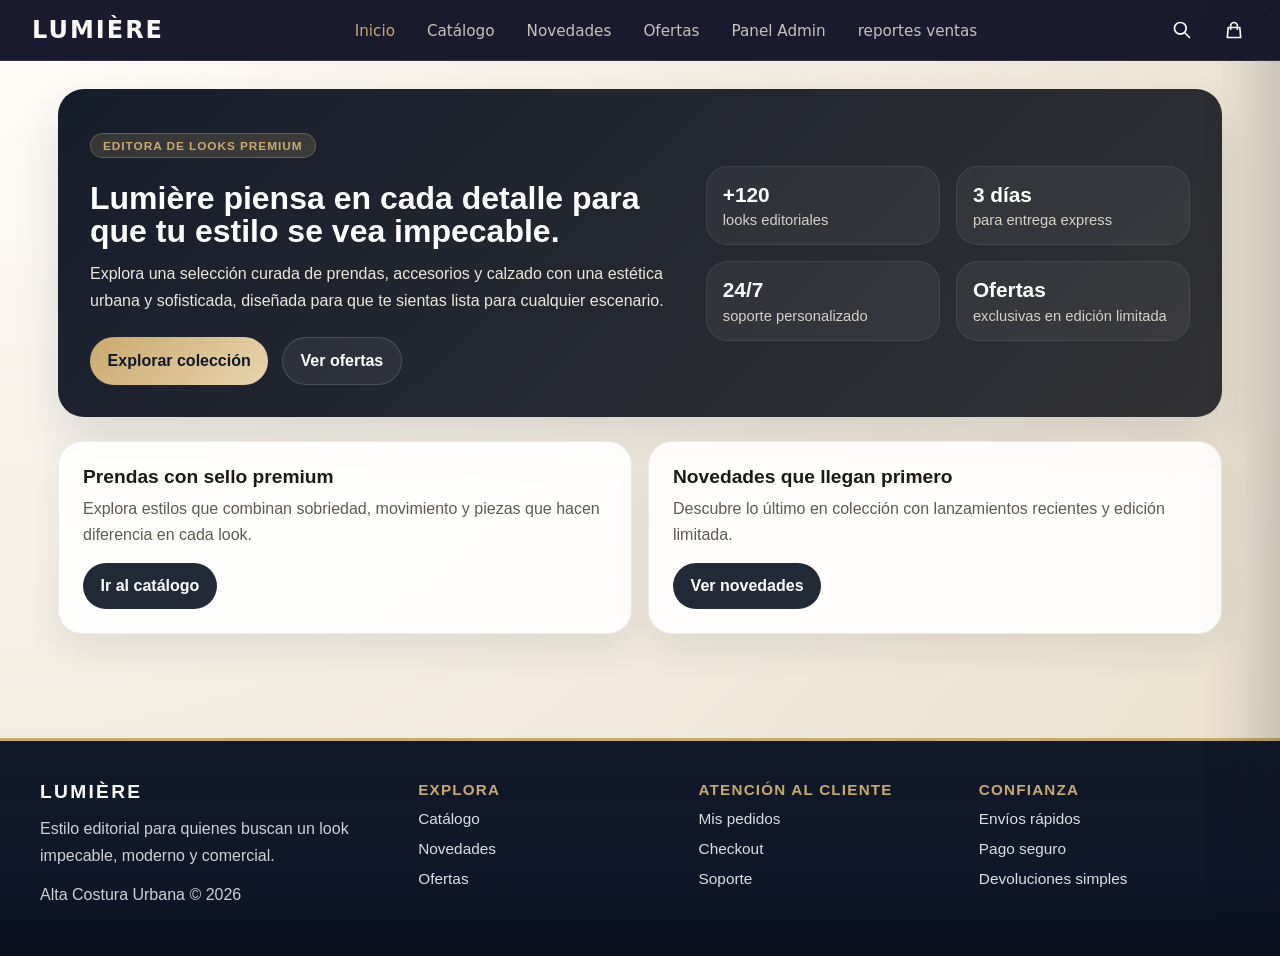
<file: index.html>
<!DOCTYPE html>
<html lang="es">
<head>
  <meta charset="UTF-8">
  <meta name="viewport" content="width=device-width, initial-scale=1.0">
  <title>LUMIÈRE — E-Commerce Premium</title>
  <link rel="stylesheet" href="./assets/css/main.css" />
</head>
<body>

  <lumiere-navbar></lumiere-navbar>

  <main id="app"></main>

  <div id="cart-modal-backdrop" class="cart-modal-backdrop"></div>
  <aside id="cart-modal" class="cart-modal" aria-hidden="true">
    <div class="cart-modal-header">
      <div>
        <h2>Tu bolsa</h2>
        <p>Vista rápida de lo que ya elegiste</p>
      </div>
      <button id="cart-close" class="btn-secondary" type="button">Cerrar</button>
    </div>
    <div id="cart-items" class="cart-modal-body"></div>
    <div class="cart-modal-footer">
      <div id="cart-summary" class="cart-summary"></div>
      <div class="cart-total-row">
        <strong>Total</strong>
        <strong id="cart-total" class="cart-total">$0</strong>
      </div>
      <div class="cart-total-row">
        <span>Ahorro</span>
        <span id="cart-savings">$0</span>
      </div>
      <button id="cart-checkout" class="btn-primary" type="button" style="width:100%; margin-top:0.75rem;">Ir a checkout</button>
    </div>
  </aside>

  <footer class="site-footer">
    <div class="footer-shell">
      <div class="footer-brand-block">
        <p class="footer-brand">LUMIÈRE</p>
        <p class="footer-tagline">Estilo editorial para quienes buscan un look impecable, moderno y comercial.</p>
        <p class="footer-copy">Alta Costura Urbana &copy; 2026</p>
      </div>

      <div class="footer-links-block">
        <h2>Explora</h2>
        <a href="#/catalog" data-route="/catalog">Catálogo</a>
        <a href="#/catalog?sort=newest" data-route="/catalog?sort=newest">Novedades</a>
        <a href="#/catalog?onSale=true" data-route="/catalog?onSale=true">Ofertas</a>
      </div>

      <div class="footer-links-block">
        <h2>Atención al cliente</h2>
        <a href="#/orders" data-route="/orders">Mis pedidos</a>
        <a href="#/checkout" data-route="/checkout">Checkout</a>
        <a href="#/">Soporte</a>
      </div>

      <div class="footer-links-block">
        <h2>Confianza</h2>
        <span>Envíos rápidos</span>
        <span>Pago seguro</span>
        <span>Devoluciones simples</span>
      </div>
    </div>
  </footer>

  <script type="module" src="./assets/js/app/app.js"></script>
</body>
</html>
</file>
<file: assets/css/main.css>
:root {
  --bg: #f7f3eb;
  --surface: rgba(255,255,255,0.96);
  --surface-soft: #fffdf9;
  --text: #1c1917;
  --muted: #5f5a52;
  --primary: #111827;
  --accent: #c9a96e;
  --accent-soft: #f0e0c4;
  --border: rgba(17, 24, 39, 0.08);
  --shadow: 0 24px 48px rgba(17, 24, 39, 0.12);
  --radius: 26px;
}

* {
  box-sizing: border-box;
}

body {
  margin: 0;
  min-height: 100vh;
  font-family: "Inter", "Segoe UI", sans-serif;
  color: var(--text);
  background:
    radial-gradient(circle at top left, #fffdf9, #f4ede2 45%, #eadfca 100%);
}

body.modal-open {
  overflow: hidden;
}

button,
input,
select {
  font: inherit;
}

#app {
  max-width: 1200px;
  margin: 0 auto;
  padding: 28px 18px 72px;
}

.page-shell {
  display: grid;
  gap: 1.5rem;
}

.hero-panel {
  display: grid;
  grid-template-columns: 1.1fr 0.9fr;
  gap: 1.5rem;
  align-items: center;
  padding: 2rem;
  border-radius: var(--radius);
  background: linear-gradient(135deg, rgba(17, 24, 39, 0.98), rgba(24, 25, 30, 0.88));
  color: #fff;
  box-shadow: var(--shadow);
}

.hero-tag {
  display: inline-flex;
  align-items: center;
  padding: 0.3rem 0.75rem;
  border-radius: 999px;
  background: rgba(201, 169, 110, 0.18);
  color: var(--accent);
  border: 1px solid rgba(201, 169, 110, 0.32);
  text-transform: uppercase;
  letter-spacing: 0.08em;
  font-size: 0.74rem;
  font-weight: 800;
}

.hero-title {
  margin: 0.75rem 0 0.8rem;
  font-size: clamp(2rem, 2.4vw, 2.5rem);
  line-height: 1.02;
}

.hero-copy {
  margin: 0;
  max-width: 40rem;
  line-height: 1.7;
  color: rgba(255, 248, 236, 0.92);
}

.hero-actions {
  display: flex;
  gap: 0.85rem;
  flex-wrap: wrap;
  margin-top: 1.4rem;
}

.btn-primary,
.btn-secondary,
.btn-ghost,
.btn-small {
  border: none;
  border-radius: 999px;
  font-weight: 800;
  cursor: pointer;
  transition: transform 0.2s ease, opacity 0.2s ease, background 0.2s ease;
}

.btn-primary:disabled,
.btn-small:disabled {
  cursor: not-allowed;
  opacity: 0.55;
  transform: none;
}

.btn-primary,
.btn-small.btn-add {
  background: linear-gradient(135deg, var(--accent), #e9d4af);
  color: var(--primary);
}

.btn-secondary,
.btn-small.btn-detail {
  background: rgba(255, 255, 255, 0.06);
  color: #fff;
  border: 1px solid rgba(255, 255, 255, 0.14);
}

.btn-ghost {
  background: rgba(17, 24, 39, 0.92);
  color: #fff;
  padding: 0.85rem 1.1rem;
}

.btn-primary,
.btn-secondary,
.btn-small {
  padding: 0.88rem 1.1rem;
}

.btn-primary:hover,
.btn-secondary:hover,
.btn-ghost:hover,
.btn-small:hover {
  transform: translateY(-1px);
}

.hero-stat-grid {
  display: grid;
  grid-template-columns: repeat(2, minmax(0, 1fr));
  gap: 1rem;
}

.stat-card {
  padding: 1rem;
  border-radius: 22px;
  background: rgba(255, 255, 255, 0.05);
  border: 1px solid rgba(255, 255, 255, 0.08);
}

.stat-card strong,
.stat-card span {
  display: block;
}

.stat-card strong {
  font-size: 1.3rem;
  margin-bottom: 0.35rem;
}

.stat-card span {
  color: rgba(255, 248, 236, 0.8);
  font-size: 0.92rem;
}

.featured-grid {
  display: grid;
  grid-template-columns: repeat(2, minmax(0, 1fr));
  gap: 1rem;
}

.promo-card {
  padding: 1.5rem;
  border-radius: 24px;
  background: rgba(255, 255, 255, 0.9);
  border: 1px solid var(--border);
  box-shadow: 0 16px 34px rgba(17, 24, 39, 0.08);
}

.promo-card h2 {
  margin: 0 0 0.5rem;
  font-size: 1.2rem;
}

.promo-card p {
  margin: 0 0 1rem;
  color: var(--muted);
  line-height: 1.6;
}

.catalog-header {
  display: flex;
  justify-content: space-between;
  align-items: end;
  gap: 1rem;
  flex-wrap: wrap;
  margin-bottom: 0.75rem;
}

.catalog-header h1 {
  margin: 0.7rem 0 0.3rem;
  font-size: 2rem;
}

.catalog-header p {
  margin: 0;
  color: var(--muted);
}

.catalog-controls {
  display: grid;
  grid-template-columns: 1.1fr 0.85fr 0.85fr;
  gap: 1rem;
  padding: 1rem;
  border-radius: 24px;
  border: 1px solid var(--border);
  background: rgba(255, 255, 255, 0.88);
  box-shadow: 0 16px 32px rgba(17, 24, 39, 0.06);
}

.search-box,
.control-group {
  display: flex;
  flex-direction: column;
  gap: 0.4rem;
}

.search-box span,
.control-group span {
  font-size: 0.92rem;
  font-weight: 700;
  color: var(--muted);
}

.search-box input,
.control-group select {
  width: 100%;
  padding: 0.85rem 0.95rem;
  border-radius: 16px;
  border: 1px solid var(--border);
  background: #fff;
  color: var(--text);
}

.filter-chips {
  display: flex;
  flex-wrap: wrap;
  gap: 0.75rem;
  margin: 1rem 0 0.4rem;
}

.filter-chip {
  border: 1px solid var(--border);
  background: rgba(255, 255, 255, 0.95);
  color: var(--muted);
  padding: 0.72rem 1rem;
  border-radius: 999px;
  font-weight: 800;
  cursor: pointer;
}

.filter-chip.active {
  background: var(--primary);
  color: #fff;
  border-color: var(--primary);
}

.product-grid {
  display: grid;
  grid-template-columns: repeat(auto-fit, minmax(250px, 1fr));
  gap: 1rem;
  margin-top: 1.2rem;
}

.product-card {
  display: flex;
  flex-direction: column;
  gap: 0.85rem;
  padding: 1rem;
  border-radius: 24px;
  background: rgba(255, 255, 255, 0.94);
  border: 1px solid var(--border);
  box-shadow: 0 18px 36px rgba(17, 24, 39, 0.08);
}

.product-card-media {
  position: relative;
  aspect-ratio: 4 / 5;
  overflow: hidden;
  border-radius: 18px;
  background: #f4efe5;
}

.product-card-media img {
  width: 100%;
  height: 100%;
  object-fit: cover;
}

.product-badges {
  position: absolute;
  top: 12px;
  left: 12px;
  display: flex;
  flex-wrap: wrap;
  gap: 0.45rem;
}

.product-card.product-sold-out {
  opacity: 0.9;
}

.product-card.product-sold-out .product-card-media::after {
  content: "AGOTADO";
  position: absolute;
  inset: 0;
  display: flex;
  align-items: center;
  justify-content: center;
  background: rgba(0, 0, 0, 0.35);
  color: #fff;
  font-size: 1.1rem;
  font-weight: 800;
  letter-spacing: 0.12em;
  text-transform: uppercase;
}

.badge {
  border-radius: 999px;
  padding: 0.3rem 0.65rem;
  font-size: 0.72rem;
  font-weight: 800;
  text-transform: uppercase;
}

.badge-sale {
  background: #111827;
  color: #fff;
}

.badge-new {
  background: #fff7dd;
  color: #7b5200;
}

.badge-out {
  background: #c0392b;
  color: #fff;
}

.product-meta {
  display: flex;
  justify-content: space-between;
  gap: 0.75rem;
  color: var(--muted);
  font-size: 0.88rem;
  margin: 0;
}

.product-card h3 {
  margin: 0;
  font-size: 1.08rem;
}

.product-description {
  margin: 0;
  color: var(--muted);
  line-height: 1.6;
  min-height: 3.2rem;
}

.product-prices {
  display: flex;
  gap: 0.8rem;
  align-items: baseline;
  flex-wrap: wrap;
}

.price-current {
  font-size: 1.12rem;
  font-weight: 900;
}

.price-compare {
  color: var(--muted);
  text-decoration: line-through;
}

.product-card-actions {
  display: flex;
  gap: 0.7rem;
  margin-top: auto;
  flex-wrap: wrap;
}

.btn-small {
  padding: 0.8rem 1rem;
}

.empty-state {
  padding: 2rem;
  text-align: center;
  border-radius: 24px;
  background: rgba(255, 255, 255, 0.9);
  border: 1px solid var(--border);
}

.detail-layout {
  display: grid;
  grid-template-columns: 1fr 1fr;
  gap: 1.5rem;
  padding: 1.5rem;
  border-radius: 28px;
  background: rgba(255, 255, 255, 0.92);
  box-shadow: var(--shadow);
}

.detail-main-image {
  aspect-ratio: 4 / 5;
  border-radius: 24px;
  overflow: hidden;
  background: #f1e9db;
}

.detail-main-image img {
  width: 100%;
  height: 100%;
  object-fit: cover;
}

.detail-info {
  display: flex;
  flex-direction: column;
  gap: 1rem;
}

.detail-eyebrow {
  display: flex;
  flex-wrap: wrap;
  gap: 0.6rem;
}

.detail-title {
  margin: 0;
  font-size: 2rem;
}

.detail-description {
  margin: 0;
  color: var(--muted);
  line-height: 1.76;
}

.detail-price-row {
  display: flex;
  align-items: baseline;
  gap: 0.9rem;
}

.detail-meta-grid {
  display: grid;
  grid-template-columns: repeat(2, minmax(0, 1fr));
  gap: 0.85rem;
}

.meta-pill {
  padding: 1rem;
  border-radius: 18px;
  background: #f7f2ea;
  border: 1px solid var(--border);
}

.meta-pill strong,
.meta-pill p {
  display: block;
  margin: 0;
}

.meta-pill p {
  margin-top: 0.35rem;
  color: var(--muted);
}

.size-selector {
  display: flex;
  flex-wrap: wrap;
  gap: 0.7rem;
}

.size-btn {
  padding: 0.8rem 1rem;
  border-radius: 999px;
  border: 1px solid var(--border);
  background: #fff;
  cursor: pointer;
  font-weight: 800;
}

.size-btn.active {
  background: var(--primary);
  color: #fff;
  border-color: var(--primary);
}

.detail-actions {
  display: flex;
  gap: 0.8rem;
  flex-wrap: wrap;
  margin-top: auto;
}

.checkout-page {
  display: grid;
  gap: 1.5rem;
}

.checkout-header {
  padding-bottom: 0.15rem;
}

.checkout-title {
  margin: 0;
  font-size: clamp(2rem, 2.4vw, 2.6rem);
}

.checkout-subtitle {
  margin: 0.8rem 0 0;
  max-width: 46rem;
  color: var(--muted);
  line-height: 1.8;
}

.checkout-container {
  display: grid;
  grid-template-columns: minmax(0, 1.4fr) minmax(320px, 0.9fr);
  gap: 1.5rem;
  align-items: start;
}

.checkout-form-wrapper,
.checkout-summary {
  padding: 1.6rem;
  border-radius: 28px;
  background: rgba(255, 255, 255, 0.94);
  border: 1px solid var(--border);
  box-shadow: 0 18px 38px rgba(17, 24, 39, 0.07);
}

.checkout-form {
  display: grid;
  gap: 1.4rem;
}

.form-section {
  display: grid;
  gap: 1rem;
  padding: 1.3rem;
  border-radius: 24px;
  border: 1px solid var(--border);
  background: #fff;
}

.section-legend {
  font-size: 1rem;
  font-weight: 900;
  color: var(--text);
}

.form-group-inline {
  display: grid;
  grid-template-columns: repeat(2, minmax(0, 1fr));
  gap: 1rem;
}

.form-group {
  display: grid;
  gap: 0.45rem;
}

.form-group label {
  font-weight: 700;
  color: var(--text);
}

.form-group input {
  width: 100%;
  padding: 1rem 1.1rem;
  border-radius: 16px;
  border: 1px solid var(--border);
  background: #fff;
  color: var(--text);
}

.payment-methods {
  display: grid;
  gap: 1rem;
}

.method-option {
  display: flex;
  align-items: center;
  gap: 1rem;
  padding: 1rem 1.1rem;
  border-radius: 20px;
  border: 1px solid var(--border);
  background: #f7f3ef;
  cursor: pointer;
  transition: transform 0.2s ease, border-color 0.2s ease, background 0.2s ease;
}

.method-option:hover {
  transform: translateY(-1px);
  border-color: rgba(201, 169, 110, 0.6);
}

.method-option input {
  accent-color: var(--accent);
  width: auto;
}

.method-box {
  display: flex;
  align-items: center;
  gap: 0.85rem;
}

.method-title {
  margin: 0;
  font-weight: 800;
  color: var(--text);
}

.form-actions {
  margin-top: 0.75rem;
}

.checkout-summary {
  position: sticky;
  top: 96px;
  min-height: fit-content;
}

.summary-title {
  margin: 0 0 1rem;
  font-size: 1.2rem;
  font-weight: 900;
}

.summary-items-list {
  display: grid;
  gap: 1rem;
}

.summary-divider {
  height: 1px;
  margin: 1.2rem 0;
  background: var(--border);
  border: none;
}

.summary-totals {
  display: grid;
  gap: 0.9rem;
}

.total-row {
  display: flex;
  justify-content: space-between;
  align-items: center;
  gap: 0.75rem;
  color: var(--text);
}

.total-main {
  font-size: 1.05rem;
  font-weight: 900;
}

.checkout-summary .free-badge {
  display: inline-flex;
  align-items: center;
  padding: 0.35rem 0.75rem;
  border-radius: 999px;
  background: rgba(201, 169, 110, 0.14);
  color: var(--accent);
  font-weight: 700;
}

@media (max-width: 960px) {
  .checkout-container {
    grid-template-columns: 1fr;
  }

  .form-group-inline {
    grid-template-columns: 1fr;
  }

  .checkout-summary {
    position: static;
  }
}

.cart-modal-backdrop {
  position: fixed;
  inset: 0;
  background: rgba(17, 24, 39, 0.55);
  opacity: 0;
  pointer-events: none;
  transition: opacity 0.2s ease;
  z-index: 1000;
}

.cart-modal-backdrop.open {
  opacity: 1;
  pointer-events: auto;
}

.cart-modal {
  position: fixed;
  top: 0;
  right: 0;
  bottom: 0;
  width: min(420px, 92vw);
  background: #fff;
  box-shadow: -24px 0 50px rgba(17, 24, 39, 0.18);
  transform: translateX(100%);
  transition: transform 0.25s ease;
  z-index: 1001;
  display: flex;
  flex-direction: column;
}

.cart-modal.open {
  transform: translateX(0);
}

.cart-modal-header,
.cart-modal-footer {
  padding: 1rem 1.2rem;
  border-bottom: 1px solid var(--border);
}

.cart-modal-footer {
  border-top: 1px solid var(--border);
  border-bottom: none;
}

.cart-modal-header {
  display: flex;
  justify-content: space-between;
  align-items: center;
}

.cart-modal-header h2,
.cart-modal-header p {
  margin: 0;
}

.cart-modal-header p {
  margin-top: 0.35rem;
  color: var(--muted);
}

.cart-modal-body {
  padding: 1rem 1.2rem;
  overflow: auto;
  flex: 1;
}

.cart-item {
  display: grid;
  grid-template-columns: 72px 1fr auto;
  gap: 0.8rem;
  padding: 0.85rem 0;
  border-bottom: 1px solid var(--border);
}

.cart-item:last-child {
  border-bottom: none;
}

.cart-item img {
  width: 72px;
  height: 72px;
  object-fit: cover;
  border-radius: 16px;
}

.cart-item h4,
.cart-item p {
  margin: 0;
}

.cart-item h4 {
  font-size: 0.98rem;
}

.cart-item p {
  color: var(--muted);
  font-size: 0.9rem;
  margin-top: 0.2rem;
}

.cart-total-row {
  display: flex;
  justify-content: space-between;
  gap: 1rem;
  margin-bottom: 0.7rem;
}

.cart-total-row:last-child {
  margin-bottom: 0;
}

.cart-summary strong,
.cart-total {
  font-size: 1.1rem;
}

.empty-cart {
  text-align: center;
  color: var(--muted);
  padding: 1rem 0;
}

.site-footer {
  margin-top: 2rem;
  padding: 2.5rem 1rem 3rem;
  background: linear-gradient(180deg, #111827, #0f172a 60%, #090f1d);
  color: #f8fafc;
  border-top: 3px solid var(--accent);
}

.footer-shell {
  max-width: 1200px;
  margin: 0 auto;
  display: grid;
  grid-template-columns: 1.1fr 0.8fr 0.8fr 0.8fr;
  gap: 1.2rem;
}

.footer-brand-block,
.footer-links-block {
  display: flex;
  flex-direction: column;
  gap: 0.75rem;
}

.footer-brand {
  margin: 0;
  font-size: 1.2rem;
  font-weight: 900;
  letter-spacing: 0.12em;
  text-transform: uppercase;
  color: #fff;
}

.footer-tagline,
.footer-copy {
  margin: 0;
  color: rgba(248, 250, 252, 0.82);
  line-height: 1.7;
}

.footer-links-block h2 {
  margin: 0;
  font-size: 0.95rem;
  text-transform: uppercase;
  letter-spacing: 0.08em;
  color: var(--accent);
}

.footer-links-block a,
.footer-links-block span {
  color: rgba(248, 250, 252, 0.88);
  text-decoration: none;
  font-size: 0.96rem;
}

.footer-links-block a:hover {
  color: #fff;
}

.cart-item-actions {
  display: flex;
  flex-direction: column;
  align-items: flex-end;
  gap: 0.6rem;
}

.remove-item-btn {
  border: 0;
  border-radius: 999px;
  padding: 0.55rem 0.85rem;
  background: #fef2f2;
  color: #991b1b;
  font-weight: 800;
  cursor: pointer;
}

.admin-page {
  display: flex;
  flex-direction: column;
  gap: 1.5rem;
}

.admin-page-header {
  display: flex;
  justify-content: space-between;
  align-items: end;
  gap: 1rem;
  flex-wrap: wrap;
  padding: 1.4rem 1.5rem;
  border-radius: 28px;
  background: linear-gradient(135deg, rgba(17, 24, 39, 0.98), rgba(24, 25, 30, 0.88));
  color: #fff;
  box-shadow: var(--shadow);
}

.admin-page-header h1 {
  margin: 0.75rem 0 0.5rem;
  font-size: clamp(1.8rem, 2vw, 2.2rem);
}

.admin-page-header p {
  margin: 0;
  color: rgba(255, 248, 236, 0.92);
  line-height: 1.7;
}

.admin-actions {
  display: grid;
  grid-template-columns: repeat(4, minmax(0, 1fr));
  gap: 0.85rem;
  width: min(820px, 100%);
}

.admin-actions .btn-secondary,
.admin-actions .btn-primary {
  width: 100%;
  min-height: 3.1rem;
  padding: 0.95rem 1rem;
  text-align: center;
  white-space: normal;
  line-height: 1.3;
}

.metrics-grid {
  display: grid;
  grid-template-columns: repeat(4, minmax(0, 1fr));
  gap: 1rem;
}

.metric-card {
  padding: 1.15rem 1.2rem;
  border-radius: 22px;
  background: rgba(255, 255, 255, 0.94);
  border: 1px solid var(--border);
  box-shadow: 0 16px 32px rgba(17, 24, 39, 0.06);
}

.metric-card span {
  display: block;
  color: var(--muted);
  font-size: 0.92rem;
  margin-bottom: 0.45rem;
}

.metric-card strong {
  display: block;
  font-size: 1.45rem;
}

.admin-grid-two {
  display: grid;
  grid-template-columns: repeat(2, minmax(0, 1fr));
  gap: 1rem;
}

.admin-card {
  padding: 1.2rem;
  border-radius: 24px;
  background: rgba(255, 255, 255, 0.94);
  border: 1px solid var(--border);
  box-shadow: 0 18px 36px rgba(17, 24, 39, 0.08);
}

.card-title-row {
  display: flex;
  justify-content: space-between;
  align-items: end;
  gap: 1rem;
  margin-bottom: 1rem;
}

.card-title-row h2 {
  margin: 0.45rem 0 0;
  font-size: 1.2rem;
}

.detail-list {
  display: flex;
  flex-direction: column;
  gap: 0.85rem;
}

.detail-item-row {
  display: flex;
  justify-content: space-between;
  gap: 1rem;
  align-items: center;
  padding: 0.9rem 1rem;
  border-radius: 18px;
  background: #faf7f1;
  border: 1px solid rgba(17, 24, 39, 0.06);
}

.detail-item-row strong,
.detail-item-row p {
  margin: 0;
}

.detail-item-row p {
  margin-top: 0.3rem;
  color: var(--muted);
}

.empty-state-inline {
  margin: 0;
  color: var(--muted);
  line-height: 1.6;
}

.admin-form {
  display: flex;
  flex-direction: column;
  gap: 1rem;
}

.field-row {
  display: flex;
  flex-direction: column;
  gap: 0.4rem;
  color: var(--muted);
  font-weight: 700;
}

.field-row input,
.field-row textarea,
.field-row select {
  width: 100%;
  padding: 0.85rem 0.95rem;
  border-radius: 16px;
  border: 1px solid var(--border);
  background: #fff;
  color: var(--text);
}

.admin-note {
  margin-top: 1rem;
  padding: 0.9rem 1rem;
  border-radius: 18px;
  background: #faf7f1;
  border: 1px solid rgba(17, 24, 39, 0.06);
  display: flex;
  flex-direction: column;
  gap: 0.25rem;
  color: var(--muted);
}

.admin-login-panel {
  width: min(560px, 100%);
  margin: 0 auto;
}

.admin-login-panel h1 {
  margin: 0.6rem 0 0.5rem;
}

.admin-lead {
  margin: 0 0 1rem;
  color: var(--muted);
  line-height: 1.7;
}

.form-actions-row {
  display: flex;
  gap: 0.8rem;
  flex-wrap: wrap;
}

.table-shell {
  overflow-x: auto;
}

.admin-table {
  width: 100%;
  border-collapse: collapse;
  font-size: 0.96rem;
}

.admin-table th,
.admin-table td {
  padding: 0.85rem 0.75rem;
  text-align: left;
  border-bottom: 1px solid rgba(17, 24, 39, 0.06);
}

.admin-table th {
  color: var(--muted);
  font-size: 0.88rem;
  text-transform: uppercase;
  letter-spacing: 0.04em;
}

.table-actions {
  display: flex;
  gap: 0.6rem;
  flex-wrap: wrap;
}

.table-actions .btn-small {
  min-width: 5.8rem;
}

.admin-detail-panel {
  display: flex;
  flex-direction: column;
  gap: 1rem;
}

.detail-card-block {
  padding: 1rem;
  border-radius: 18px;
  background: #faf7f1;
  border: 1px solid rgba(17, 24, 39, 0.06);
}

.detail-card-block p {
  margin: 0.4rem 0;
  color: var(--muted);
}

.detail-card-block h3 {
  margin: 0 0 0.6rem;
}

@media (max-width: 900px) {
  .hero-panel,
  .featured-grid,
  .detail-layout,
  .catalog-controls,
  .admin-grid-two,
  .metrics-grid {
    grid-template-columns: 1fr;
  }

  .admin-actions {
    grid-template-columns: 1fr;
  }

  .footer-shell {
    grid-template-columns: 1fr 1fr;
  }
}

@media (max-width: 640px) {
  #app {
    padding-inline: 14px;
  }

  .hero-title,
  .detail-title {
    font-size: 1.8rem;
  }

  .product-grid {
    grid-template-columns: 1fr;
  }

  .footer-shell {
    grid-template-columns: 1fr;
  }
}

@media (max-width: 640px) {
  #app {
    padding-inline: 14px;
  }

  .hero-title,
  .detail-title {
    font-size: 1.8rem;
  }

  .product-grid {
    grid-template-columns: 1fr;
  }
}
</file>
